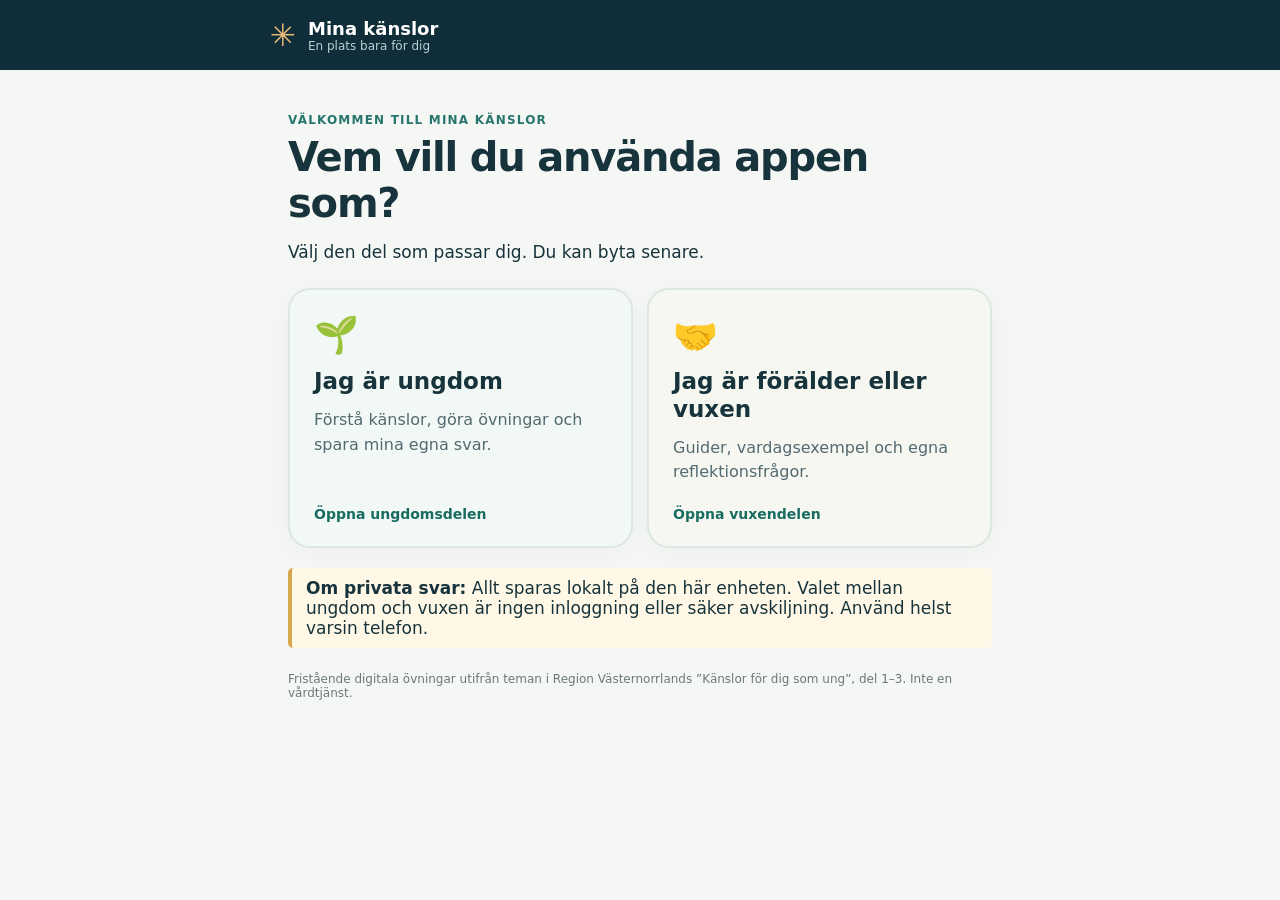
<file: index.html>
<!doctype html><html lang="sv"><head><meta charset="utf-8"><meta name="viewport" content="width=device-width,initial-scale=1,viewport-fit=cover"><meta name="theme-color" content="#102e39"><meta name="description" content="En privat plats att utforska känslor, i egen takt."><link rel="manifest" href="manifest.webmanifest"><link rel="icon" href="icon.svg" type="image/svg+xml"><title>Mina känslor</title><link rel="stylesheet" href="style.css?v=2.5"></head><body><div id="app"><header><div class="brand"><span class="logo">✳</span><div><strong>Mina känslor</strong><small>En plats bara för dig</small></div></div><div class="header-actions"><button type="button" class="role-switch" id="switchRoleBtn" hidden aria-label="Välj ungdoms- eller vuxendel">Byt vy</button><button class="iconbtn" id="settingsBtn" aria-label="Inställningar">⚙</button></div></header><main id="view" tabindex="-1"></main><nav aria-label="Huvudmeny"><button data-nav="home">⌂<span>Hem</span></button><button data-nav="exercises">▤<span>Övningar</span></button><button data-nav="answers">✎<span>Mina svar</span></button><button data-nav="help">♡<span>Stöd</span></button></nav></div><script src="features.js?v=2.5" defer></script><script src="guides.js?v=2.5" defer></script><script src="conversation.js?v=2.5" defer></script><script src="app.js?v=2.5" defer></script></body></html>
</file>
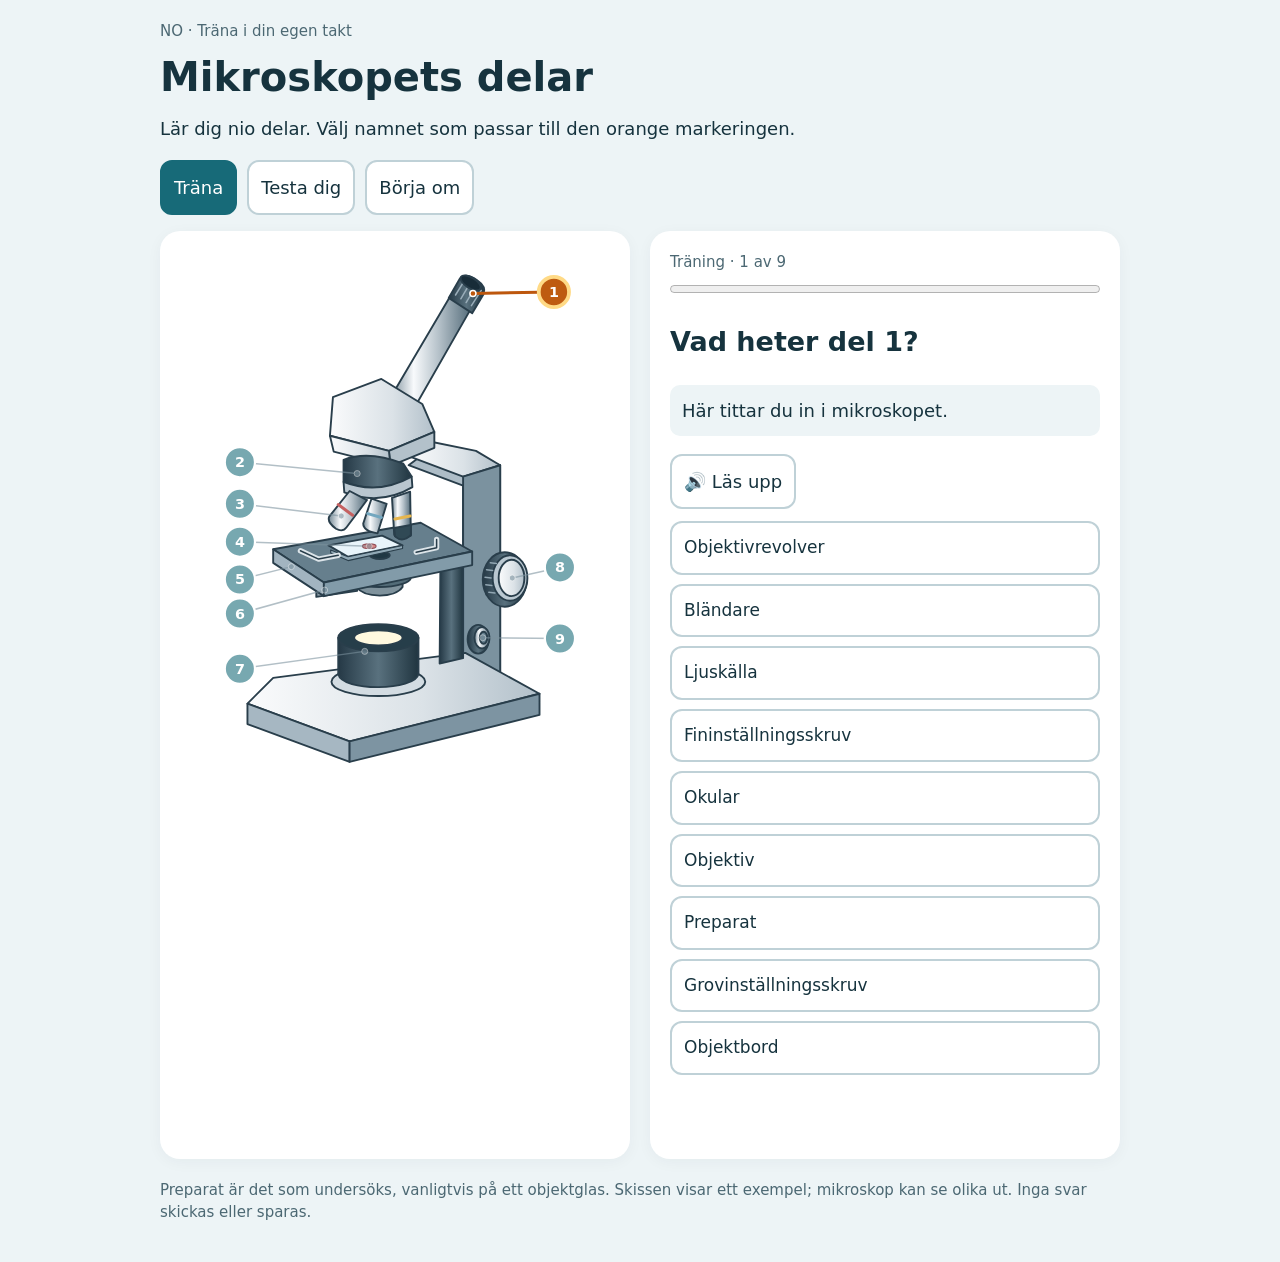
<file: mikroskop/index.html>
<!doctype html>
<html lang="sv"><meta charset="utf-8"><meta name="viewport" content="width=device-width,initial-scale=1"><meta name="robots" content="noindex"><title>Mikroskopets delar</title>
<style>
*{box-sizing:border-box}body{margin:0;background:#edf4f6;color:#16333e;font:18px/1.5 system-ui,sans-serif}main{max-width:1000px;margin:auto;padding:20px}h1{font-size:clamp(28px,5vw,40px);margin:4px 0}p{margin:8px 0 18px}button{font:inherit;border:2px solid #bfd1d7;border-radius:12px;background:white;color:inherit;padding:12px;cursor:pointer;touch-action:manipulation}button:focus-visible{outline:4px solid #f6b642;outline-offset:3px}button.active,button.primary{background:#176a78;color:white;border-color:#176a78}nav{display:flex;gap:10px;flex-wrap:wrap;margin:16px 0}.layout{display:grid;grid-template-columns:1fr 1fr;gap:20px}.card{background:white;border-radius:20px;padding:20px;box-shadow:0 3px 15px #16333e0b}.drawing{padding:8px}svg{width:100%;max-height:570px}svg .part{fill:#dce6e9;stroke:#334e58;stroke-width:3}svg .mark{cursor:pointer}svg .mark circle{fill:#176a78;stroke:white;stroke-width:3}svg .mark text{fill:white;font:bold 19px system-ui;text-anchor:middle;dominant-baseline:central;pointer-events:none}svg .mark.selected circle{fill:#be5b11;stroke:#ffda86;stroke-width:5}.answers{display:grid;gap:9px}.answers button{text-align:left;font-size:17px}#feedback{min-height:64px;padding:12px 0;font-weight:600}.correct{background:#e0f5e7!important;border-color:#25814a!important}.wrong{background:#fff0df!important;border-color:#b86618!important}progress{width:100%;height:16px;accent-color:#176a78}.small{font-size:15px;color:#4c6873}#hint{background:#edf4f6;padding:12px;border-radius:10px}#next{width:100%}@media(max-width:650px){main{padding:12px}.layout{grid-template-columns:1fr;gap:12px}.card{padding:15px}.drawing svg{max-height:350px}nav button{flex:1}.answers{grid-template-columns:1fr 1fr}.answers button{font-size:15px;padding:10px;overflow-wrap:anywhere}h2{font-size:23px;margin:6px 0}}
svg .mark{cursor:default}svg .leader{stroke:#7c929e;stroke-width:2}svg .mark .endpoint{fill:#7c929e;stroke:white;stroke-width:1}svg .mark.selected .leader{stroke:#bd570d;stroke-width:4}svg .mark.selected .endpoint{fill:#bd570d;stroke:white;stroke-width:2}svg .mark:not(.selected){opacity:.58}.drawing{background:#fff}.drawing svg{max-height:670px}@media(max-width:650px){.drawing svg{max-height:none;display:block}.drawing{padding:6px}.layout{gap:14px}} </style>
<main><div class="small">NO · Träna i din egen takt</div><h1>Mikroskopets delar</h1><p>Lär dig nio delar. Välj namnet som passar till den orange markeringen.</p>
<nav aria-label="Välj läge"><button id="learn" class="active">Träna</button><button id="test">Testa dig</button><button id="restart">Börja om</button></nav>
<div class="layout"><section class="card drawing" aria-label="Skiss av ett mikroskop">
<svg viewBox="0 0 600 700" role="img" aria-labelledby="st sd"><title id="st">Mikroskop med nio numrerade delar</title><desc id="sd">Detaljerad skiss med linjer från numren till respektive del. Den aktuella delen är orange.</desc>
<defs>
<linearGradient id="body" x1="0" x2="1"><stop stop-color="#fafbfc"/><stop offset=".6" stop-color="#dbe2e7"/><stop offset="1" stop-color="#b2c0ca"/></linearGradient>
<linearGradient id="metal"><stop stop-color="#748894"/><stop offset=".3" stop-color="#f8fafc"/><stop offset=".6" stop-color="#b6c2ca"/><stop offset="1" stop-color="#536b79"/></linearGradient>
<linearGradient id="dark"><stop stop-color="#253946"/><stop offset=".5" stop-color="#59717e"/><stop offset="1" stop-color="#203540"/></linearGradient>
</defs>
<g stroke="#293e4b" stroke-width="2.5" stroke-linejoin="round" stroke-linecap="round">
<!-- Stativ bakom optik och objektbord -->
<path fill="#aebdc7" d="M349 276L439 299V579L390 591V326L318 299Z"/>
<path fill="url(#body)" d="M333 265L407 280 439 299 390 314 318 287Z"/>
<path fill="#7b929f" d="M390 314L439 299V579L390 591Z"/>
<!-- Fot i stabilt perspektiv -->
<path fill="url(#body)" d="M139 580L393 547 491 601 240 664 105 614Z"/>
<path fill="#a6b7c2" d="M105 614L240 664V691L105 641Z"/>
<path fill="#7d94a2" d="M240 664L491 601V629L240 691Z"/>
<!-- Lamphus -->
<ellipse fill="#d3dce2" cx="278" cy="585" rx="62" ry="19"/>
<path fill="url(#dark)" d="M225 575V527H331V575C327 597 230 599 225 575Z"/>
<ellipse fill="#263e4a" cx="278" cy="527" rx="53" ry="18"/>
<ellipse fill="#fff9df" cx="278" cy="527" rx="32" ry="10"/>
<!-- Mekanism under objektbord -->
<path fill="url(#dark)" d="M360 430H390V554L359 561Z"/>
<path fill="#7f929c" d="M249 443H310V460C300 475 260 475 249 460Z"/>
<ellipse fill="#536c78" cx="279" cy="447" rx="42" ry="13"/>
<path fill="url(#metal)" d="M250 454L196 462V473L250 465Z"/>
<!-- Objektbord -->
<path fill="#667f8d" d="M139 410L334 375 402 413 206 454Z"/>
<path fill="#a2b4c0" d="M139 410V428L206 472V454Z"/>
<path fill="#829ba9" d="M206 454L402 413V431L206 472Z"/>
<ellipse fill="#203844" cx="280" cy="418" rx="13" ry="5"/>
<!-- Objektglas och preparat synligt under objektivet -->
<path fill="#e8f4fa" d="M212 405L283 392 310 405 238 420Z"/>
<path fill="#91a9b6" stroke-width="1.5" d="M215 411L238 420 310 405V409L238 425 215 415Z"/>
<ellipse fill="#d78583" stroke="#924f57" stroke-width="1.5" cx="266" cy="406" rx="9" ry="3"/>
<!-- Klämmor -->
<path fill="none" stroke="#dce4e9" stroke-width="7" d="M175 412L199 423 225 418M328 414L355 408 355 397"/>
<path fill="none" stroke-width="2" d="M175 412L199 423 225 418M328 414L355 408 355 397"/>
<!-- Okulartub, vinklad som förlagan -->
<path fill="url(#metal)" d="M292 213L374 74 401 91 320 233Z"/>
<path fill="url(#dark)" d="M371 78L386 52Q394 44 409 55Q421 63 417 73L402 98Z"/>
<path fill="none" stroke="#9aadb9" stroke-width="2" d="M380 74L393 53M387 79L400 57M394 84L407 62M401 88L414 68"/>
<ellipse fill="#182c38" cx="400" cy="58" rx="15" ry="7" transform="rotate(32 400 58)"/>
<!-- Huvud -->
<path fill="url(#body)" d="M218 209L282 185 336 218 352 255 292 280 214 260Z"/>
<path fill="#b3c1ca" d="M292 280L352 255V276L294 300Z"/>
<path fill="url(#body)" d="M214 260L292 280 294 300 219 281Z"/>
<!-- Revolver och objektiv -->
<path fill="url(#dark)" d="M232 292Q265 279 311 297L322 314Q282 339 232 321Z"/>
<path fill="#b9c6cf" d="M232 321Q277 339 322 314L323 328Q281 353 233 335Z"/>
<path fill="url(#metal)" d="M240 333L213 367Q210 374 222 383Q231 388 236 381L263 345Z"/>
<path fill="url(#metal)" d="M269 343L258 376Q258 386 277 389L289 350Z"/>
<path fill="url(#metal)" d="M296 342L299 391Q306 400 321 392L320 334Z"/>
<path fill="#304955" d="M299 382L321 378V391Q310 402 300 393Z"/>
<path fill="none" stroke="#e6b64f" stroke-width="4" d="M300 370L320 366"/>
<path fill="none" stroke="#c56161" stroke-width="4" d="M225 351L244 365"/>
<path fill="none" stroke="#73a7bf" stroke-width="4" d="M264 363L282 368"/>
<!-- Skruvar -->
<path fill="url(#metal)" d="M421 444L445 437V463L421 470Z"/>
<ellipse fill="url(#dark)" cx="445" cy="450" rx="29" ry="36"/>
<ellipse fill="#bac8d1" cx="452" cy="448" rx="23" ry="30"/>
<ellipse fill="url(#body)" cx="454" cy="448" rx="17" ry="24"/>
<path fill="none" stroke="#91a6b2" stroke-width="2" d="M426 428L434 429M421 437L429 438M419 447L427 448M420 457L428 458M424 467L432 468"/>
<ellipse fill="url(#dark)" cx="410" cy="529" rx="14" ry="19"/>
<ellipse fill="url(#metal)" cx="415" cy="527" rx="10" ry="14"/>
<ellipse fill="#627d8c" cx="417" cy="527" rx="5" ry="8"/>
</g><g id="markers"></g></svg></section>
<section class="card"><div id="status" class="small"></div><progress id="progress" max="9" value="0" aria-label="Antal besvarade delar"></progress><h2 id="question"></h2><p id="hint"></p><button id="speak" style="margin-bottom:12px">🔊 Läs upp</button><div class="answers" id="answers"></div><div id="feedback" role="status" aria-live="polite"></div><button id="next" class="primary" hidden>Nästa del →</button></section></div><p class="small" style="margin-top:20px">Preparat är det som undersöks, vanligtvis på ett objektglas. Skissen visar ett exempel; mikroskop kan se olika ut. Inga svar skickas eller sparas.</p></main>
<script>
const parts=[
['Okular','Här tittar du in i mikroskopet.',[510,70]],
['Objektivrevolver','Den vrids för att byta objektiv.',[95,295]],
['Objektiv','Linser nära preparatet. Olika objektiv ger olika förstoring.',[95,350]],
['Preparat','Det som ska undersökas. Här ligger det på ett objektglas.',[95,400]],
['Objektbord','Bordet där objektglaset ligger.',[95,450]],
['Bländare','Reglerar ljusöppningen under objektbordet.',[95,495]],
['Ljuskälla','Lyser upp preparatet underifrån.',[95,568]],
['Grovinställningsskruv','Den stora skruven används för grov fokusering.',[518,434]],
['Fininställningsskruv','Den lilla skruven används för noggrann fokusering.',[518,528]]
];
const $=id=>document.getElementById(id);let mode='learn',order=[],at=0,score=0,locked=false,first=true;
const shuffle=a=>{const b=a.slice();for(let i=b.length-1;i>0;i--){const j=Math.floor(Math.random()*(i+1));[b[i],b[j]]=[b[j],b[i]]}return b};
const targets=[[403,72],[250,310],[229,366],[266,406],[163,433],[207,464],[260,545],[455,448],[416,527]];
parts.forEach((p,i)=>{let g=document.createElementNS('http://www.w3.org/2000/svg','g');g.setAttribute('class','mark');g.id='mark'+i;g.innerHTML='<path class="leader" d="M'+p[2][0]+' '+p[2][1]+' L'+targets[i][0]+' '+targets[i][1]+'" fill="none"/><circle class="endpoint" cx="'+targets[i][0]+'" cy="'+targets[i][1]+'" r="4"/><circle cx="'+p[2][0]+'" cy="'+p[2][1]+'" r="20"/><text x="'+p[2][0]+'" y="'+p[2][1]+'">'+(i+1)+'</text>';$('markers').append(g)});
function start(m){mode=m;order=m==='test'?shuffle(parts.map((_,i)=>i)):parts.map((_,i)=>i);at=0;score=0;$('learn').classList.toggle('active',m==='learn');$('test').classList.toggle('active',m==='test');show()}
function show(){locked=false;first=true;$('next').hidden=true;$('feedback').textContent='';$('progress').value=at;document.querySelectorAll('.mark').forEach(g=>g.classList.remove('selected'));
if(at===9){$('question').textContent=mode==='test'?score+' av 9 rätt på första försöket':'Alla nio delar är tränade!';$('status').textContent='Klart';$('hint').hidden=false;$('hint').textContent=score===9?'Du satte alla på första försöket!':'Varje övning hjälper. Ta gärna en runda till.';$('answers').replaceChildren();$('speak').hidden=true;$('next').hidden=false;$('next').textContent='Kör en gång till';$('progress').value=9;return}
let i=order[at];$('mark'+i).classList.add('selected');$('status').textContent=(mode==='test'?'Test':'Träning')+' · '+(at+1)+' av 9';$('question').textContent='Vad heter del '+(i+1)+'?';$('hint').hidden=mode==='test';$('hint').textContent=parts[i][1];$('speak').hidden=mode==='test';$('next').textContent='Nästa del →';$('answers').replaceChildren();shuffle(parts.map((_,j)=>j)).forEach(j=>{let b=document.createElement('button');b.textContent=parts[j][0];b.onclick=()=>answer(j,b);$('answers').append(b)})}
function answer(j,b){if(locked)return;let i=order[at];if(j===i){if(first)score++;locked=true;b.classList.add('correct');$('feedback').textContent='Rätt! '+parts[i][0]+'. '+parts[i][1];$('next').hidden=false;document.querySelectorAll('#answers button').forEach(x=>x.disabled=true)}
else if(mode==='learn'){first=false;b.classList.add('wrong');b.disabled=true;$('feedback').textContent='Inte riktigt. Läs ledtråden och försök igen.'}
else{locked=true;b.classList.add('wrong');document.querySelectorAll('#answers button').forEach(x=>{x.disabled=true;if(x.textContent===parts[i][0])x.classList.add('correct')});$('feedback').textContent='Rätt svar: '+parts[i][0]+'. '+parts[i][1];$('next').hidden=false}}
$('next').onclick=()=>{if(at===9)start(mode);else{at++;show()}};
$('learn').onclick=()=>start('learn');$('test').onclick=()=>start('test');$('restart').onclick=()=>start(mode);
$('speak').onclick=()=>{if(!('speechSynthesis'in window)){$('feedback').textContent='Uppläsning stöds inte i den här webbläsaren.';return}speechSynthesis.cancel();let u=new SpeechSynthesisUtterance(parts[order[at]][0]+'. '+parts[order[at]][1]);u.lang='sv-SE';u.rate=.85;speechSynthesis.speak(u)};start('learn');
</script></html>
</file>
<file: style.css>
:root{font-family:system-ui,-apple-system,'Segoe UI',sans-serif;color:#17333b;background:#f5f7f5;font-size:17px}*{box-sizing:border-box}body{margin:0}button,input,textarea,select{font:inherit}button{cursor:pointer}header{background:#102e39;color:#fff;display:flex;justify-content:space-between;align-items:center;padding:17px max(18px,calc((100vw - 740px)/2));position:sticky;top:0;z-index:3}.brand{display:flex;gap:12px;align-items:center}.brand strong{display:block;font-size:18px}.brand small{display:block;color:#bcd2d3;font-size:12px}.logo{font-size:31px;color:#e8b879}.iconbtn{background:#ffffff20;border:0;border-radius:12px;padding:9px 13px;color:inherit}main{max-width:740px;margin:auto;padding:26px 18px 115px;min-height:75vh}nav{position:fixed;bottom:0;left:0;right:0;background:#fff;border-top:1px solid #e0e7e3;display:flex;justify-content:center;padding:7px 6px max(9px,env(safe-area-inset-bottom));z-index:5}nav button{width:min(25%,175px);background:transparent;border:0;color:#52646a;font-size:25px;display:flex;flex-direction:column;align-items:center;gap:2px;padding:6px}nav span{font-size:12px}nav .active{color:#087d74;font-weight:750}.eyebrow{color:#27756c;text-transform:uppercase;letter-spacing:.1em;font-size:12px;font-weight:800}h1{font-size:clamp(29px,6vw,42px);line-height:1.14;margin:8px 0 13px;letter-spacing:-.03em}h2{font-size:23px;margin:0 0 10px}h3{font-size:19px;margin:0 0 9px}p{line-height:1.6;margin:8px 0 17px}.muted{color:#62757a}.card{background:#fff;border:1px solid #e2e9e5;border-radius:19px;padding:21px;margin:14px 0;box-shadow:0 4px 20px #102e3908}.soft{background:#e8f2ed}.hero{background:#dfece5;border-radius:22px;padding:25px;margin-bottom:20px}.btn{background:#126f69;color:white;border:0;border-radius:12px;padding:13px 17px;font-weight:750;display:inline-flex;align-items:center;justify-content:center;gap:8px;min-height:46px}.btn.secondary{background:#e6eeec;color:#173f43}.btn.ghost{background:transparent;color:#136e68;border:1px solid #bdd2cb}.btn.danger{background:#a43940}.btn:disabled{opacity:.55;cursor:not-allowed}.wide{width:100%}.stack{display:grid;gap:10px}.grid{display:grid;grid-template-columns:repeat(2,minmax(0,1fr));gap:12px}.tile{text-align:left;border:1px solid #dfe7e2;background:#fff;border-radius:18px;padding:18px;min-height:125px}.tile strong{display:block;font-size:17px;margin:7px 0}.tile small{color:#60767a}.emoji{font-size:29px}.tag{font-size:12px;font-weight:700;color:#18796d;background:#e4f3ed;border-radius:20px;padding:5px 9px}.line{display:flex;align-items:center;justify-content:space-between;gap:10px}.progress{height:8px;background:#dce7e3;border-radius:20px;overflow:hidden;margin:12px 0}.progress i{display:block;background:#4d9b89;height:100%}label{display:block;font-weight:700;margin:15px 0 7px}textarea,input[type=text],input[type=password],select{width:100%;padding:14px;border:1px solid #baccc5;border-radius:12px;background:#fff;color:#18333a}textarea{min-height:116px;resize:vertical;line-height:1.55}textarea:focus,button:focus-visible,input:focus-visible{outline:3px solid #d2a14f;outline-offset:2px}.colorGrid{display:grid;grid-template-columns:repeat(5,1fr);gap:9px;margin:14px 0}.swatch{height:47px;border-radius:13px;border:3px solid transparent}.swatch.selected{outline:3px solid #17333b;outline-offset:2px}.emotion{border:1px solid #e0e9e4;background:#fff;border-radius:14px;padding:13px;margin:9px 0;display:flex;align-items:center;justify-content:space-between}.emotion b{font-size:17px}.chiprow{display:flex;gap:8px;flex-wrap:wrap}.chip{border:1px solid #b8d0c7;border-radius:30px;background:#fff;padding:9px 13px}.chip.on{background:#145e5a;color:white}.bodymap{position:relative;margin:10px auto;width:240px;height:335px}.bodymap svg{width:100%;height:100%}.bodymap button{position:absolute;border:1px solid #b5c9c3;background:#fffdf4;border-radius:20px;padding:5px 8px;font-size:12px}.bodymap button.on{background:#0f756c;color:#fff}.note{font-size:14px;color:#526a70}.notice{border-left:4px solid #d7a84b;padding:10px 14px;background:#fff8e7;border-radius:5px;margin:15px 0}.answer{white-space:pre-wrap;background:#f0f5f2;border-radius:12px;padding:13px;line-height:1.5}.actions{display:flex;gap:9px;flex-wrap:wrap;margin-top:15px}.divider{height:1px;background:#e0e8e3;margin:20px 0}.small{font-size:14px}.check{display:flex;align-items:center;gap:9px;padding:8px 0}.check input{width:20px;height:20px}.status{font-size:13px;color:#257a70;min-height:20px}footer{font-size:12px;color:#6b7979;margin-top:24px} @media(max-width:380px){.colorGrid{grid-template-columns:repeat(4,1fr)}.grid{grid-template-columns:1fr}}@media(prefers-reduced-motion:no-preference){button{transition:transform .12s}button:active{transform:scale(.98)}}

/* v1.1: visible palette and accessible interactive body regions */
.colorGrid .swatch{background-color:var(--swatch-color)!important;min-height:48px;border:2px solid rgba(0,0,0,.12);box-shadow:inset 0 0 0 1px #ffffff55}
.colorGrid .swatch.selected{border:3px solid #132f36;outline:2px solid #fff;box-shadow:0 0 0 4px #17333b}
.bodymap{width:min(100%,440px);height:auto;margin:12px auto;display:flex;flex-direction:column;align-items:center;gap:14px}
.bodymap svg{display:block;width:min(100%,300px);height:auto;overflow:visible;touch-action:manipulation}
.body-region{cursor:pointer;outline:none}
.body-region path,.body-region circle{fill:#d6e6e0;stroke:#36796e;stroke-width:3;stroke-linejoin:round;transition:fill .12s}
.body-region.on path,.body-region.on circle{fill:#16877a;stroke:#0a5049;stroke-width:4}
.body-region:focus-visible path,.body-region:focus-visible circle{stroke:#d08a21;stroke-width:6}
.body-legend{display:flex;gap:7px;flex-wrap:wrap;justify-content:center}
.bodymap .body-toggle{position:static;font-size:14px;padding:8px 11px;background:white;border:1px solid #adcac0;border-radius:20px}
.bodymap .body-toggle.on{background:#126f69;color:white;border-color:#126f69}

/* v2: detailed body map and new workbook sections */
.section-head{display:flex;align-items:center;gap:10px;margin:27px 0 11px}.section-head h2{margin:0;font-size:21px}.section-head span{font-size:12px;letter-spacing:.08em;color:#28756c;font-weight:800}
.detailed-body{padding:18px 15px}.body-view-tabs{display:flex;gap:10px;justify-content:center;margin-bottom:13px}.body-view-tabs .chip{min-width:115px;font-weight:700}
.body-drawing{display:block;width:min(100%,280px);height:auto;margin:10px auto;overflow:visible;touch-action:manipulation;cursor:crosshair;user-select:none}
.body-surface{cursor:crosshair}.body-surface path,.body-surface circle{fill:#dbece6;stroke:#397e74;stroke-width:2.7;stroke-linecap:round;stroke-linejoin:round;pointer-events:visiblePainted}
.body-surface:hover path,.body-surface:hover circle{fill:#cbe8dd}.body-hint{fill:none;stroke:#80b0a7;stroke-width:1.7;stroke-linecap:round;pointer-events:none}
.body-dot{pointer-events:none;filter:drop-shadow(0 1px 2px #203e4666)}.body-mark-count{text-align:center;font-size:14px;font-weight:650;color:#316e67;margin:5px 0 18px}
.body-location-buttons{display:flex;gap:7px;flex-wrap:wrap;margin:8px 0 19px}.body-location-buttons .chip{font-size:14px;padding:9px 11px}
.detailed-body h3{margin:18px 0 9px;font-size:17px}.sensation{display:inline-flex;align-items:center;gap:7px;font-size:14px;padding:9px 11px}.sense-dot{display:inline-block;border-radius:50%;height:12px;width:12px;flex-shrink:0;border:1px solid #0002}
.body-empty-choice{margin-top:18px;border-top:1px solid #dcebe5;padding-top:10px}.body-empty-choice .check{margin:0}.body-empty-choice .muted{margin:1px 0 0 30px}
textarea:focus-visible,select:focus-visible,button:focus-visible{outline:3px solid #ddad53;outline-offset:3px}
@media(max-width:440px){.detailed-body{padding:15px 12px}.body-drawing{width:min(100%,260px)}.body-location-buttons .chip{font-size:13px}}
.section-head .section-n{background:#e4f0eb;color:#1a6159;padding:5px 9px;border-radius:12px;font-weight:800;font-size:13px;white-space:nowrap}
.exercise-item{min-height:95px!important;margin-bottom:9px!important}
.exercise-item strong{margin:5px 0!important}

.body-all-choice{display:flex;align-items:center;flex-wrap:wrap;gap:10px;margin:9px 0 18px}.body-all-choice .chip{font-weight:750}
.body-surface.all-over path,.body-surface.all-over circle{fill:#a1d3c1;stroke:#247365;stroke-width:3}


/* v2.2: kontroller i direkt anslutning till kroppskartan, flyttbara och mer lätttryckta prickar */
.body-edit-toolbar{display:grid;grid-template-columns:repeat(2,minmax(0,1fr));gap:9px;margin:12px 0 10px}
.body-edit-toolbar .btn{min-width:0;padding:11px 9px;min-height:46px;font-size:14px;white-space:nowrap}
.body-help{margin:10px 0 4px!important;line-height:1.45}
.body-drawing{touch-action:none;-webkit-user-select:none;user-select:none}
.body-dot-handle{cursor:grab;touch-action:none;outline:none}
.body-dot-handle .body-dot-hit{fill:transparent;pointer-events:all}
.body-dot-handle .body-dot{pointer-events:none;filter:drop-shadow(0 1.8px 3px #203e4688)}
.body-is-dragging .body-dot-handle{cursor:grabbing}
.body-is-dragging .body-dot-handle .body-dot{filter:drop-shadow(0 2px 4px #102f3666)}
.body-dot-handle:focus-visible .body-dot{stroke:#f1b750;stroke-width:5}
@media(max-width:360px){.body-edit-toolbar{gap:6px}.body-edit-toolbar .btn{font-size:13px;padding:10px 7px}}

/* v2.3: målgruppsval, frivilliga skrivexempel och separat vuxendel */
[hidden]{display:none!important}
.header-actions{display:flex;align-items:center;gap:9px}
.role-switch{color:#e8f3f1;border:1px solid #66858d;border-radius:12px;background:#ffffff17;font-size:13px;font-weight:700;padding:10px 12px;min-height:43px}
.role-switch:focus-visible{outline:3px solid #e8b879;outline-offset:2px}
.role-intro{max-width:700px;margin:17px 0 22px}
.role-intro h1{font-size:clamp(30px,6vw,40px)}
.role-selection{display:grid;grid-template-columns:repeat(2,minmax(0,1fr));gap:14px;margin:20px 0}
.role-card{display:flex;flex-direction:column;gap:12px;align-items:flex-start;text-align:left;border:2px solid #dce7e1;border-radius:22px;background:#fff;min-height:260px;padding:24px;box-shadow:0 5px 24px #17333b0a;color:#17333b}
.role-card .role-icon{font-size:36px}
.role-card strong{font-size:23px;line-height:1.2}
.role-card span:not(.role-icon){font-size:16px;line-height:1.55;color:#526a70}
.role-card em{font-style:normal;color:#176b60;font-weight:800;font-size:14px;margin-top:auto}
.role-card:hover,.role-card:focus-visible{border-color:#3d9a83;outline:none;box-shadow:0 0 0 3px #9ed6c63f}
.youth-card{background:#f2f8f5}
.adult-card{background:#f7f7f2}
.privacy-choice{margin:20px 0}
.example-wrap,.field-example{margin:10px 0 15px}
.example-toggle{background:#f0f6f1;border:1px solid #bdcfc1;border-radius:11px;padding:9px 12px;min-height:41px;color:#25655a;font-weight:750;font-size:14px}
.example-toggle:hover{background:#e3f0e8}
.example-content{background:#f3f7f2;border-left:4px solid #63a891;border-radius:7px 13px 13px 7px;padding:14px 16px;line-height:1.55;margin-top:7px;color:#26484a}
.example-content strong{font-size:14px}
.example-content p{margin:8px 0}
.example-content span,.example-content small{font-size:13px;color:#4f6561}
.example-content .small{font-size:13px}
.parent-dialogue{margin:16px 0 24px;background:#eff5f8;border-left-color:#5595aa}
.parent-points{padding-left:22px;line-height:1.6}
.parent-points li{margin:0 0 9px}
.parent-simple-steps p{padding:11px 0;border-top:1px solid #e2ebe7;margin:0}
.parent-simple-steps p:first-child{border-top:0}
.adult-hero{background:#e9f0ec}
@media(max-width:550px){
 .role-selection{grid-template-columns:1fr}
 .role-card{min-height:180px;gap:8px;padding:20px}
 .role-card strong{font-size:21px}
 .role-switch{font-size:12px;padding:9px}
 .header-actions{gap:6px}
}


/* v2.4: samtalskort för ungdomar och vuxna */
.conversation-card{border:1px solid #b7cfc3;border-radius:22px;background:linear-gradient(145deg,#e8f4ed,#fffaf1);padding:24px 21px;box-shadow:0 7px 23px #102e3910;margin:18px 0}
.conversation-card-head{display:flex;justify-content:space-between;gap:15px;align-items:center;font-weight:800;color:#36756b;font-size:14px}
.conversation-main{font-size:clamp(22px,5.5vw,29px);font-weight:750;line-height:1.35;margin:24px 0 21px;letter-spacing:-.017em}
.conversation-follow{border-top:1px solid #c9d9d0;padding-top:16px;line-height:1.55}
.conversation-follow p{font-size:17px;margin:7px 0 18px}
.conversation-tip-toggle{color:#17685f;background:white;border:1px solid #b4cdc2;border-radius:12px;padding:11px 14px;font-size:14px;font-weight:750}
.conversation-tip{background:#fff;border-radius:10px;padding:15px;margin-top:12px;line-height:1.55;font-size:15px}
.conversation-actions{display:grid;grid-template-columns:1fr 1fr;gap:10px;margin:14px 0 10px}
.conversation-actions .btn{width:100%;font-size:15px;padding:12px 8px}
.conversation-random{width:100%;margin:3px 0 16px}
@media(max-width:390px){.conversation-card{padding:20px 15px}.conversation-actions .btn{font-size:13px}}


/* v2.5 – mobilfix för inställningar och säkerhetskopiering.
   Filväljaren har en stor inbyggd minbredd i iOS Safari. */
html{max-width:100%;overflow-x:clip}
body,#app{width:100%;min-width:0;max-width:100%;overflow-x:clip}
header{width:100%;min-width:0;gap:8px}
header .brand{min-width:0;flex:1 1 auto}
header .brand > div{min-width:0}
header .brand strong,header .brand small{overflow-wrap:anywhere}
header .logo{flex:0 0 auto}
.header-actions{flex:0 1 auto;min-width:0}
.header-actions .role-switch{max-width:100%;min-width:0;white-space:normal;line-height:1.2}
.header-actions .iconbtn{flex:0 0 auto}
main,#view{width:100%;min-width:0;max-width:740px}
.card,.hero,.notice,.actions{min-width:0;max-width:100%}
input[type="file"]{display:block;box-sizing:border-box;min-width:0;max-width:100%;width:100%;font-size:15px;overflow:hidden;color:#17333b;padding:9px 0}
input[type="file"]::file-selector-button{max-width:100%;border:1px solid #b5ccc4;border-radius:10px;background:#e6eeec;color:#173f43;padding:11px 12px;margin-right:8px;font:inherit;font-weight:650}
input[type="password"],input[type="text"],textarea,select{min-width:0;max-width:100%;box-sizing:border-box}
.actions > .btn{max-width:100%;min-width:0;white-space:normal;text-align:center;overflow-wrap:anywhere}
@media(max-width:480px){
  header{padding:12px 13px;gap:7px}
  .brand{gap:7px}
  .brand strong{font-size:16px}
  .brand small{font-size:11px}
  .logo{font-size:26px}
  .header-actions{gap:6px}
  .role-switch{font-size:11px;padding:8px;max-width:118px}
  .iconbtn{padding:8px 10px}
  .card{padding:17px 15px}
}
</file>
